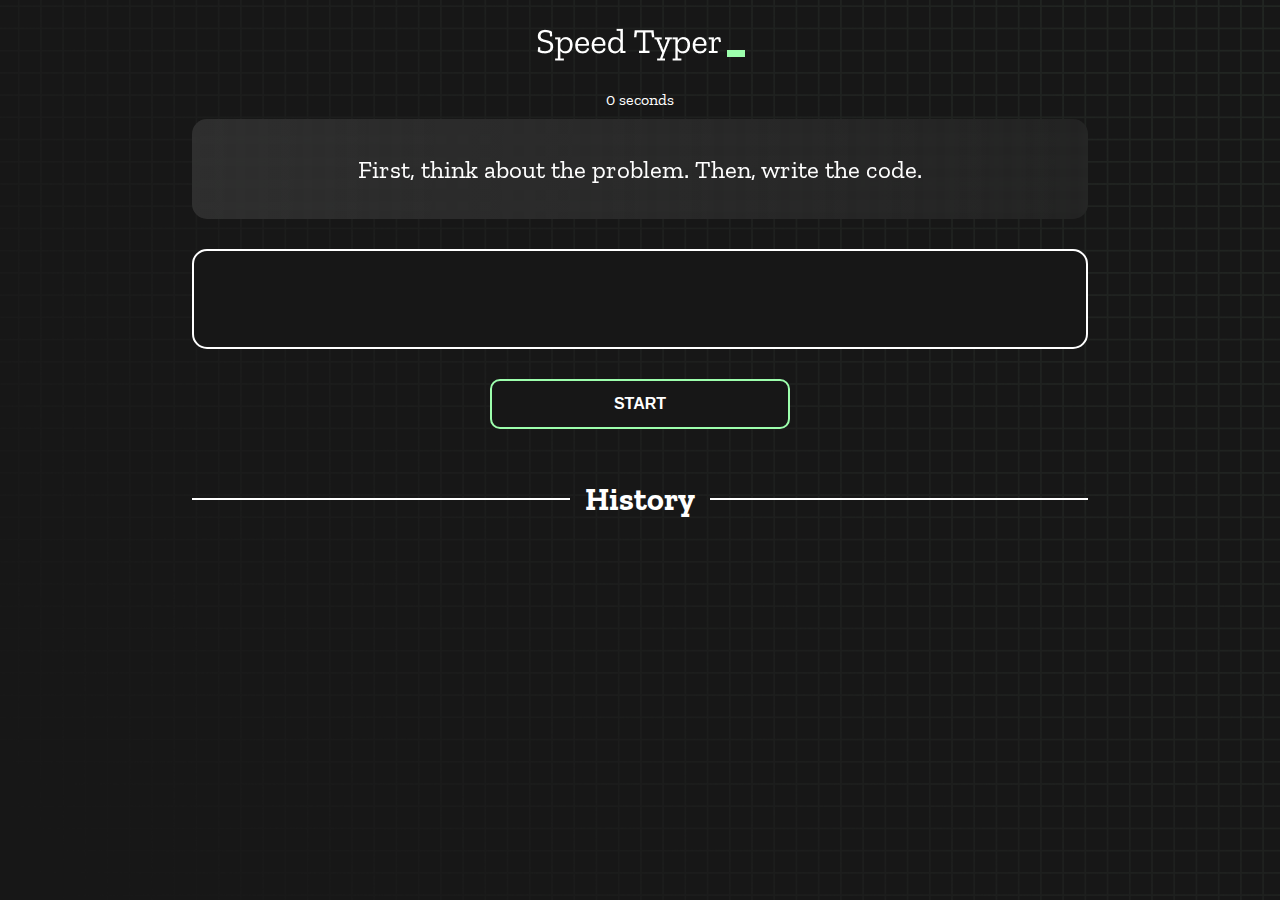
<file: index.html>
<!DOCTYPE html>
<html lang="en">
  <head>
    <meta charset="UTF-8" />
    <meta http-equiv="X-UA-Compatible" content="IE=edge" />
    <meta name="viewport" content="width=device-width, initial-scale=1.0" />
    <title>Speed Monster</title>
    <link rel="stylesheet" href="styles.css" />
    <link rel="preconnect" href="https://fonts.googleapis.com" />
    <link rel="preconnect" href="https://fonts.gstatic.com" crossorigin />
    <link
      href="https://fonts.googleapis.com/css2?family=Zilla+Slab:wght@300;400;500&display=swap"
      rel="stylesheet"
    />
  </head>
  <body>
    <h1 class="title"><img src="./logo.png" /></h1>
    <div id="show-time">0 seconds</div>

    <div class="box-container">
      <div id="question"></div>

      <div id="display" class="inactive"></div>
      <div class="buttons">
        <button id="start">START</button>
      </div>

      <div class="divider-container">
        <div class="line"></div>
        <h1 class="title2">History</h1>
        <div class="line"></div>
      </div>
      <div id="histories"></div>
    </div>

    <div id="countdown"></div>
    <div id="modal-background" class="hidden"></div>
    <div id="result" class="hidden"></div>

    <script src="./history.js"></script>
    <script src="./script.js"></script>
  </body>
</html>
</file>
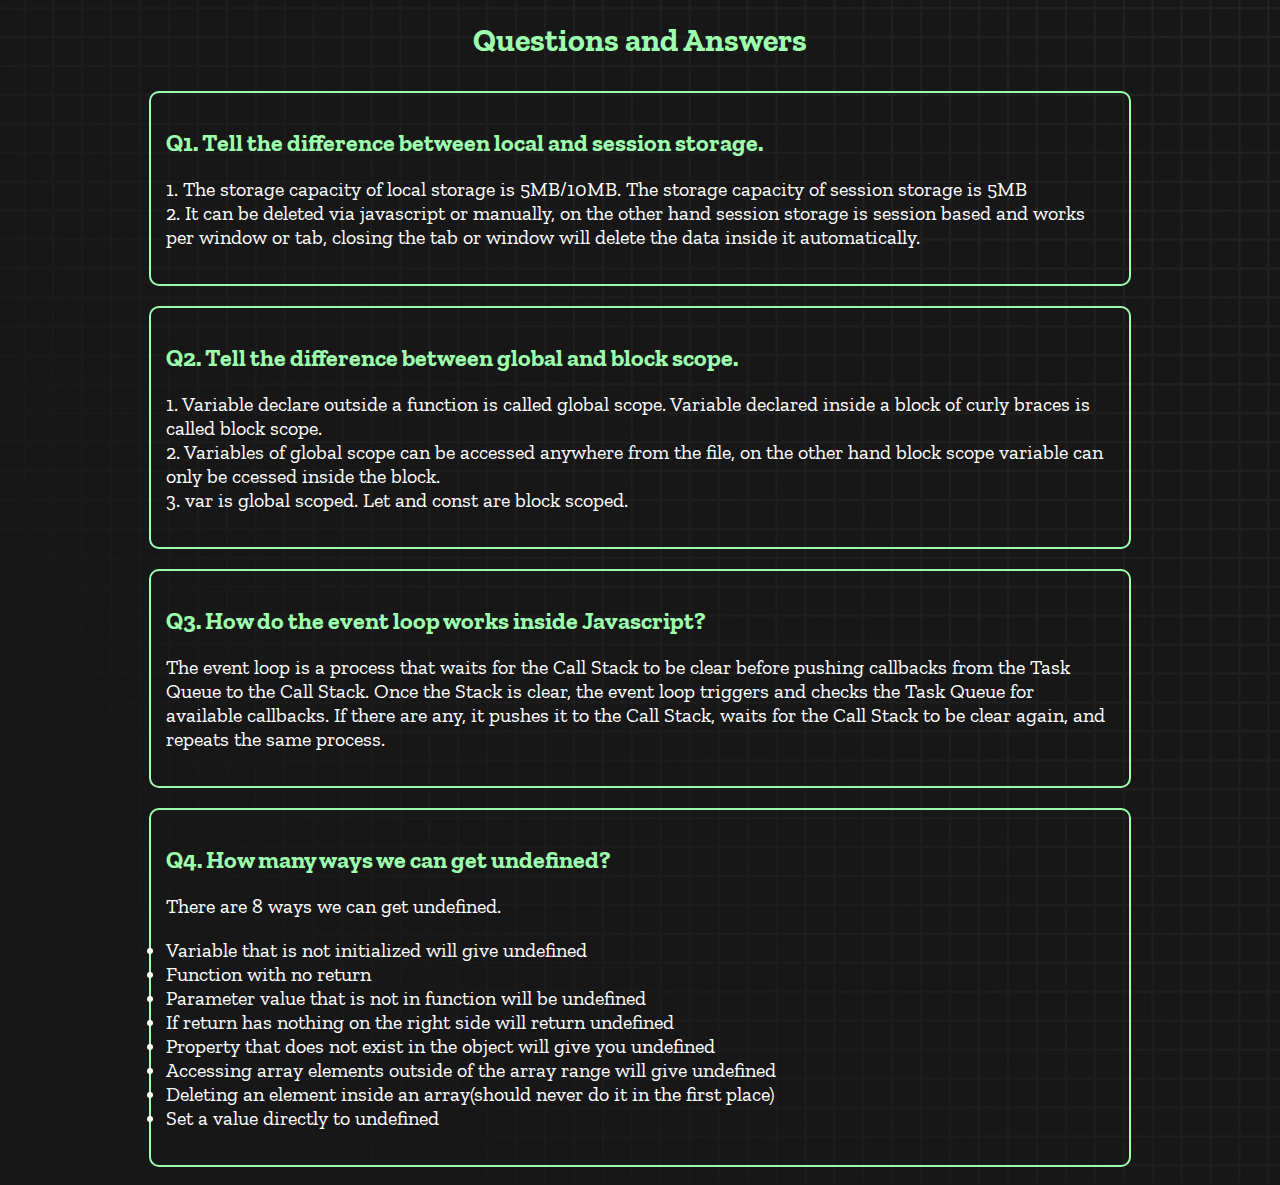
<file: blog.html>
<!DOCTYPE html>
<html lang="en">
  <head>
    <meta charset="UTF-8" />
    <meta http-equiv="X-UA-Compatible" content="IE=edge" />
    <meta name="viewport" content="width=device-width, initial-scale=1.0" />
    <link rel="stylesheet" href="blog.css" />
    <link
      href="https://fonts.googleapis.com/css2?family=Zilla+Slab:wght@300;400;500&display=swap"
      rel="stylesheet"
    />
    <title>Blog</title>
  </head>
  <body>
    <header>
      <h1 class="heading">Questions and Answers</h1>
    </header>
    <main>
      <div class="qa-container">
        <div class="question-answers">
          <h2>Q1. Tell the difference between local and session storage.</h2>
          <p>
            1. The storage capacity of local storage is 5MB/10MB. The storage
            capacity of session storage is 5MB <br />2. It can be deleted via
            javascript or manually, on the other hand session storage is session
            based and works per window or tab, closing the tab or window will
            delete the data inside it automatically.
          </p>
        </div>
        <div class="question-answers">
          <h2>Q2. Tell the difference between global and block scope.</h2>
          <p>
            1. Variable declare outside a function is called global scope.
            Variable declared inside a block of curly braces is called block
            scope. <br />
            2. Variables of global scope can be accessed anywhere from the file,
            on the other hand block scope variable can only be ccessed inside
            the block. <br />
            3. var is global scoped. Let and const are block scoped.
          </p>
        </div>
        <div class="question-answers">
          <h2>Q3. How do the event loop works inside Javascript?</h2>
          <p>
            The event loop is a process that waits for the Call Stack to be
            clear before pushing callbacks from the Task Queue to the Call
            Stack. Once the Stack is clear, the event loop triggers and checks
            the Task Queue for available callbacks. If there are any, it pushes
            it to the Call Stack, waits for the Call Stack to be clear again,
            and repeats the same process.
          </p>
        </div>
        <div class="question-answers">
          <h2>Q4. How many ways we can get undefined?</h2>
          <p>
            There are 8 ways we can get undefined. <br />
            <li>Variable that is not initialized will give undefined</li>
            <li>Function with no return</li>
            <li>Parameter value that is not in function will be undefined</li>
            <li>
              If return has nothing on the right side will return undefined
            </li>
            <li>
              Property that does not exist in the object will give you undefined
            </li>
            <li>
              Accessing array elements outside of the array range will give
              undefined
            </li>
            <li>
              Deleting an element inside an array(should never do it in the
              first place)
            </li>
            <li>Set a value directly to undefined</li>
          </p>
        </div>
      </div>
    </main>
  </body>
</html>
</file>
<file: styles.css>
* {
  padding: 0;
  margin: 0;
  box-sizing: border-box;
}

body {
  background-image: url("./bg.png");
  background-size: cover;
  background-position: left top;
  font-family: "Zilla Slab", serif;
}

.box-container {
  width: 70%;
  margin: 0 auto;
}

#question {
  height: 100px;
  display: flex;
  align-items: center;
  justify-content: center;
  color: white;
  font-size: 25px;
  border-radius: 15px;
  background: rgb(255, 255, 255);
  background: linear-gradient(
    92.49deg,
    rgba(255, 255, 255, 0.1) 0.18%,
    rgba(255, 255, 255, 0.05) 99.85%
  );
  backdrop-filter: blur(5px);
  margin-bottom: 30px;
}

#display {
  height: 100px;
  display: flex;
  flex-wrap: wrap;
  align-items: center;
  padding-left: 5rem;
  color: white;
  font-size: 32px;
  background-color: #171717;
  border: 2px solid #9dffad;
  border-radius: 15px;
}

#countdown {
  position: fixed;
  height: 100vh;
  width: 100vw;
  background-color: rgba(0, 0, 0, 0.8);
  top: 0;
  left: 0;
  display: flex;
  align-items: center;
  justify-content: center;
  font-size: 3rem;
  color: white;
  display: none;
}
#result {
  position: fixed;
  top: 50%;
  left: 50%;
  transform: translate(-50%, -50%);

  height: 250px;
  width: 400px;
  background-color: #171717;
  border-radius: 15px;
  border: 2px solid #9dffad;
  color: white;
  text-align: center;
  padding: 2rem;
}
#show-time {
  text-align: center;
  color: white;
  margin: 10px 0;
}

.green {
  color: #9dffad;
}
.red {
  color: #eb6565;
}
.bold {
  font-weight: 700;
}
.inactive {
  color: #9dffad;
  border: 2px solid white !important;
}

.hidden {
  display: none;
}

.title {
  text-align: center;
  color: white;
  margin: 20px 0;
}

.divider-container {
  height: 80px;
  display: flex;
  justify-content: center;
  align-items: center;
  gap: 15px;
  margin: 0 auto;
}

.line {
  height: 2px;
  background: white;
  width: 100%;
}

.title2 {
  color: white;
  display: block;
}

.buttons {
  display: flex;
  justify-content: center;
  margin: 30px 0;
}
button {
  padding: 10px 20px;
  border: none;
  font-size: 16px;
  font-weight: bold;
  width: 300px;
  height: 50px;
  color: white;
  background-color: #171717;
  border-radius: 10px;
  border: 2px solid #9dffad;
  cursor: pointer;
}

#histories {
  display: flex;
  flex-wrap: wrap;
  justify-content: space-around;
}

.card {
  width: 100%;
  height: 100%;
  padding: 50px;
  display: flex;
  justify-content: space-between;
  align-items: center;
  padding: 20px 30px;
  color: white;
  line-height: 25px;
  border-radius: 15px;
  background: rgb(255, 255, 255);
  background: linear-gradient(
    92.49deg,
    rgba(255, 255, 255, 0.1) 0.18%,
    rgba(255, 255, 255, 0.05) 99.85%
  );
  backdrop-filter: blur(5px);
  margin-bottom: 30px;
}

#modal-background {
  background: rgb(255, 255, 255);
  background: linear-gradient(
    92.49deg,
    rgba(255, 255, 255, 0.1) 0.18%,
    rgba(255, 255, 255, 0.05) 99.85%
  );
  backdrop-filter: blur(5px);
  height: 100vh;
  width: 100%;
  position: fixed;
  top: 0;
}

@media only screen and (max-width: 700px) {
  .box-container {
    padding: 0 20px;
    width: 100%;
  }
  .card {
    flex-direction: column;
  }
}

@media only screen and (min-width: 701px) {
  #histories {
    display: grid;
    gap: 20px;
    grid-template-columns: repeat(3, 1fr);
  }

  .card {
    display: block;
  }
}
</file>
<file: blog.css>
* {
  font-family: "Zilla Slab", serif;
}

body {
  background-image: url("./bg.png");
  background-size: cover;
  background-position: left top;
  color: white;
}

.heading {
  text-align: center;
  color: #9dffad;
}

.qa-container {
  display: flex;
  justify-content: center;
  align-items: center;
  flex-direction: column;
}

.question-answers {
  width: 75%;
  border: 2px solid #9dffad;
  border-radius: 10px;
  padding: 15px;
  margin-top: 10px;
  margin-bottom: 10px;
}

.question-answers h2 {
  color: #9dffad;
}

.question-answers p,
li {
  font-size: 20px;
}
</file>
